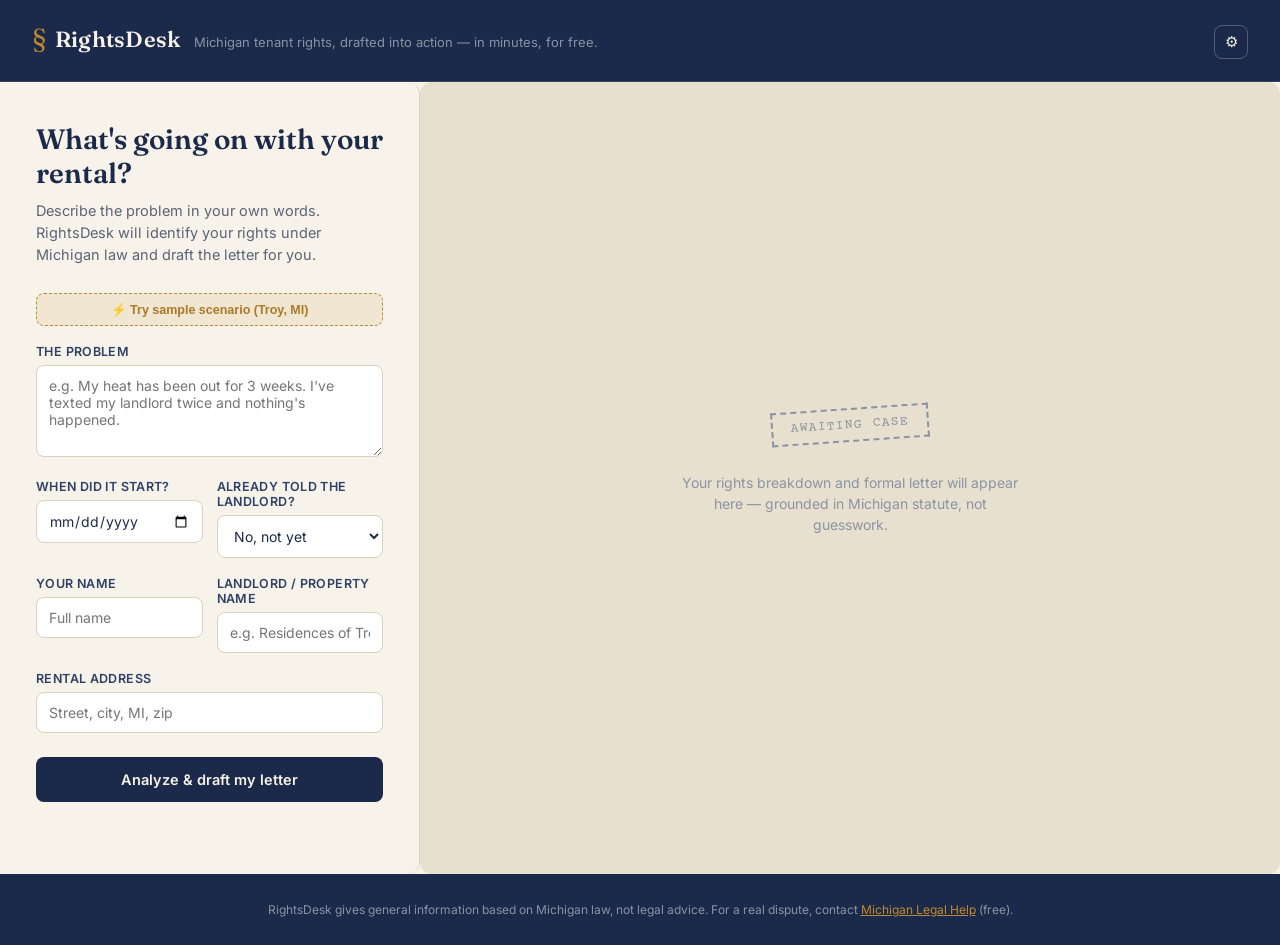
<file: index.html>
<!DOCTYPE html>
<html lang="en">
<head>
<meta charset="UTF-8">
<meta name="viewport" content="width=device-width, initial-scale=1.0">
<title>RightsDesk — Know your rights. Send the letter.</title>
<link rel="preconnect" href="https://fonts.googleapis.com">
<link href="https://fonts.googleapis.com/css2?family=Fraunces:opsz,wght@9..144,400;9..144,500;9..144,600&family=Inter:wght@400;500;600;700&family=Courier+Prime&display=swap" rel="stylesheet">
<link rel="stylesheet" href="style.css">
</head>
<body>

<header class="topbar">
  <div class="brand">
    <span class="brand-mark">§</span>
    <span class="brand-name">RightsDesk</span>
  </div>
  <div class="brand-sub">Michigan tenant rights, drafted into action — in minutes, for free.</div>
  <button id="settingsBtn" class="settings-btn" title="API Key settings">⚙</button>
</header>

<div id="settingsPanel" class="settings-panel hidden">
  <label for="apiKeyInput">Local dev key (only for testing on your own machine)</label>
  <input type="password" id="apiKeyInput" placeholder="Paste a free key from aistudio.google.com/apikey">
  <button id="saveKeyBtn">Save</button>
  <p class="settings-note">Leave empty on the real deployed site — visitors don't need a key, the server handles it. Only fill this in for local testing in VS Code.</p>
</div>

<main class="workspace">

  <!-- LEFT: intake -->
  <section class="intake" aria-label="Describe your situation">
    <h1>What's going on with your rental?</h1>
    <p class="lede">Describe the problem in your own words. RightsDesk will identify your rights under Michigan law and draft the letter for you.</p>

<form id="intakeForm">
      <div class="demo-bar">
        <button type="button" id="demoBtn" class="demo-btn">⚡ Try sample scenario (Troy, MI)</button>
      </div>

      <div class="field">
        <label for="issue">The problem</label>
        <textarea id="issue" rows="4" placeholder="e.g. My heat has been out for 3 weeks. I've texted my landlord twice and nothing's happened." required></textarea>
      </div>      <div class="field-row">
        <div class="field">
          <label for="startDate">When did it start?</label>
          <input type="date" id="startDate">
        </div>
        <div class="field">
          <label for="notifiedBefore">Already told the landlord?</label>
          <select id="notifiedBefore">
            <option value="no">No, not yet</option>
            <option value="verbal">Yes, verbally / by text</option>
            <option value="written">Yes, in writing already</option>
          </select>
        </div>
      </div>

      <div class="field-row">
        <div class="field">
          <label for="tenantName">Your name</label>
          <input type="text" id="tenantName" placeholder="Full name">
        </div>
        <div class="field">
          <label for="landlordName">Landlord / property name</label>
          <input type="text" id="landlordName" placeholder="e.g. Residences of Troy Apartments">
        </div>
      </div>

      <div class="field">
        <label for="address">Rental address</label>
        <input type="text" id="address" placeholder="Street, city, MI, zip">
      </div>

      <button type="submit" id="analyzeBtn" class="primary-btn">
        <span class="btn-label">Analyze &amp; draft my letter</span>
      </button>
    </form>

    <div id="statusLine" class="status-line" aria-live="polite"></div>
  </section>

  <!-- RIGHT: result -->
  <section class="result" aria-label="Your rights and drafted letter">

    <div id="emptyState" class="empty-state">
      <div class="stamp-empty">AWAITING CASE</div>
      <p>Your rights breakdown and formal letter will appear here — grounded in Michigan statute, not guesswork.</p>
    </div>

    <div id="resultContent" class="result-content hidden">

      <div class="rights-box">
        <h2>Your rights, in plain English</h2>
        <div id="rightsExplanation"></div>
      </div>

      <div class="letter-wrap">
        <div class="stamp" id="letterStamp">DRAFT</div>
        <div class="letter-paper" id="letterPaper">
          <div class="letter-body" id="letterBody"></div>
        </div>
      </div>

      <div class="actions">
        <button id="copyBtn" class="secondary-btn">Copy letter</button>
        <button id="printBtn" class="secondary-btn">🖨️ Print / Save PDF</button>
        <button id="emailBtn" class="secondary-btn">Open as email</button>
      </div>

      <div class="escalation-box" id="escalationBox">
        <h2>If this doesn't get fixed</h2>
        <div id="escalationSteps"></div>
      </div>
    </div>
  </section>

</main>

<footer class="footer">
  <p>RightsDesk gives general information based on Michigan law, not legal advice. For a real dispute, contact <a href="https://michiganlegalhelp.org" target="_blank" rel="noopener">Michigan Legal Help</a> (free).</p>
</footer>

<script src="app.js"></script>
</body>
</html>
</file>
<file: style.css>
:root {
  --ink: #1B2A4A;
  --ink-soft: #2E4066;
  --paper: #F7F3EA;
  --paper-shadow: #E8E0CE;
  --brass: #C08A2E;
  --brass-dim: #A97A28;
  --alert: #B4432F;
  --slate: #5B6474;
  --slate-light: #8A93A3;
  --line: #D9D2C0;

  --serif: 'Fraunces', Georgia, serif;
  --sans: 'Inter', -apple-system, sans-serif;
  --mono: 'Courier Prime', 'Courier New', monospace;
}

* { box-sizing: border-box; }

html, body {
  margin: 0;
  padding: 0;
  background: var(--ink);
  color: var(--ink);
  font-family: var(--sans);
}

/* ---------- Topbar ---------- */

.topbar {
  display: flex;
  align-items: baseline;
  gap: 14px;
  padding: 22px 32px;
  background: var(--ink);
  color: var(--paper);
  border-bottom: 1px solid rgba(247,243,234,0.12);
  position: relative;
}

.brand { display: flex; align-items: baseline; gap: 8px; }

.brand-mark {
  font-family: var(--serif);
  font-size: 26px;
  color: var(--brass);
}

.brand-name {
  font-family: var(--serif);
  font-weight: 600;
  font-size: 22px;
  letter-spacing: 0.01em;
}

.brand-sub {
  font-size: 13px;
  color: var(--slate-light);
  font-weight: 400;
}

.settings-btn {
  margin-left: auto;
  background: none;
  border: 1px solid rgba(247,243,234,0.25);
  color: var(--paper);
  border-radius: 50%;
  width: 34px;
  height: 34px;
  cursor: pointer;
  font-size: 15px;
}
.settings-btn:hover { border-color: var(--brass); color: var(--brass); }

.settings-panel {
  position: absolute;
  top: 68px;
  right: 32px;
  background: var(--paper);
  padding: 18px 20px;
  border-radius: 4px;
  box-shadow: 0 12px 30px rgba(0,0,0,0.35);
  z-index: 20;
  width: 300px;
}
.settings-panel.hidden { display: none; }
.settings-panel label { display: block; font-size: 12.5px; color: var(--slate); margin-bottom: 8px; }
.settings-panel a { color: var(--brass-dim); }
.settings-panel input {
  width: 100%;
  padding: 9px 10px;
  border: 1px solid var(--line);
  border-radius: 3px;
  font-family: var(--sans);
  margin-bottom: 10px;
}
.settings-panel button {
  background: var(--ink);
  color: var(--paper);
  border: none;
  padding: 8px 16px;
  border-radius: 3px;
  cursor: pointer;
  font-size: 13px;
}
.settings-note { font-size: 11px; color: var(--slate-light); margin: 10px 0 0; }

/* ---------- Workspace ---------- */

.workspace {
  display: grid;
  grid-template-columns: 420px 1fr;
  min-height: calc(100vh - 140px);
  background: var(--paper);
}

@media (max-width: 900px) {
  .workspace { grid-template-columns: 1fr; }
}

.intake {
  padding: 40px 36px;
  border-right: 1px solid var(--line);
  background: var(--paper);
}

.intake h1 {
  font-family: var(--serif);
  font-size: 28px;
  font-weight: 600;
  margin: 0 0 10px;
  color: var(--ink);
}

.lede {
  color: var(--slate);
  font-size: 14.5px;
  line-height: 1.5;
  margin: 0 0 28px;
}

.field { margin-bottom: 18px; }
.field-row { display: flex; gap: 14px; }
.field-row .field { flex: 1; }

label {
  display: block;
  font-size: 12.5px;
  font-weight: 600;
  color: var(--ink-soft);
  margin-bottom: 6px;
  text-transform: uppercase;
  letter-spacing: 0.03em;
}

textarea, input[type=text], input[type=date], select {
  width: 100%;
  padding: 11px 12px;
  border: 1px solid var(--line);
  border-radius: 3px;
  background: #fff;
  font-family: var(--sans);
  font-size: 14px;
  color: var(--ink);
}

textarea:focus, input:focus, select:focus {
  outline: none;
  border-color: var(--brass);
  box-shadow: 0 0 0 3px rgba(192,138,46,0.15);
}

.primary-btn {
  width: 100%;
  background: var(--ink);
  color: var(--paper);
  border: none;
  padding: 14px 18px;
  border-radius: 3px;
  font-family: var(--sans);
  font-weight: 600;
  font-size: 14.5px;
  cursor: pointer;
  margin-top: 6px;
  transition: background 0.15s;
}
.primary-btn:hover { background: var(--ink-soft); }
.primary-btn:disabled { opacity: 0.55; cursor: wait; }

.status-line {
  margin-top: 14px;
  font-size: 13px;
  color: var(--brass-dim);
  min-height: 18px;
}

/* ---------- Result ---------- */

.result {
  padding: 40px 44px;
  background: var(--paper-shadow);
  overflow-y: auto;
}

.empty-state {
  height: 100%;
  display: flex;
  flex-direction: column;
  align-items: center;
  justify-content: center;
  text-align: center;
  color: var(--slate-light);
  gap: 16px;
  padding: 40px;
}

.stamp-empty {
  font-family: var(--mono);
  border: 2px dashed var(--slate-light);
  color: var(--slate-light);
  padding: 8px 18px;
  transform: rotate(-4deg);
  font-size: 13px;
  letter-spacing: 0.08em;
}

.empty-state p { max-width: 340px; font-size: 14px; line-height: 1.5; }

.result-content.hidden, .empty-state.hidden { display: none; }

.rights-box {
  background: #fff;
  border: 1px solid var(--line);
  border-left: 4px solid var(--brass);
  padding: 22px 26px;
  border-radius: 4px;
  margin-bottom: 28px;
}

.rights-box h2, .escalation-box h2 {
  font-family: var(--serif);
  font-size: 17px;
  margin: 0 0 12px;
  color: var(--ink);
}

#rightsExplanation ul { margin: 0; padding-left: 20px; }
#rightsExplanation li { margin-bottom: 8px; font-size: 14px; line-height: 1.55; color: var(--ink-soft); }
#rightsExplanation .statute-tag {
  font-family: var(--mono);
  font-size: 11px;
  color: var(--brass-dim);
  background: rgba(192,138,46,0.1);
  padding: 1px 6px;
  border-radius: 3px;
  margin-left: 6px;
}

/* ---------- Letter (signature element) ---------- */

.letter-wrap {
  position: relative;
  margin-bottom: 28px;
}

.stamp {
  position: absolute;
  top: 22px;
  right: 30px;
  font-family: var(--mono);
  font-weight: 700;
  font-size: 13px;
  letter-spacing: 0.12em;
  color: var(--alert);
  border: 2.5px solid var(--alert);
  padding: 5px 12px;
  transform: rotate(6deg);
  border-radius: 3px;
  opacity: 0.85;
  transition: all 0.4s ease;
}
.stamp.ready {
  color: var(--brass-dim);
  border-color: var(--brass-dim);
  transform: rotate(-4deg);
}

.letter-paper {
  background: #fff;
  border: 1px solid var(--line);
  border-radius: 2px;
  box-shadow: 0 8px 24px rgba(27,42,74,0.12);
  padding: 48px 44px;
  min-height: 320px;
}

.letter-body {
  font-family: var(--mono);
  font-size: 13.5px;
  line-height: 1.85;
  color: #23262b;
  white-space: pre-wrap;
}

.actions {
  display: flex;
  gap: 10px;
  margin-bottom: 28px;
}

.secondary-btn {
  background: #fff;
  border: 1px solid var(--ink);
  color: var(--ink);
  padding: 10px 18px;
  border-radius: 3px;
  font-family: var(--sans);
  font-weight: 600;
  font-size: 13.5px;
  cursor: pointer;
}
.secondary-btn:hover { background: var(--ink); color: var(--paper); }

.escalation-box {
  background: #fff;
  border: 1px solid var(--line);
  padding: 22px 26px;
  border-radius: 4px;
}

.escalation-step {
  display: flex;
  gap: 14px;
  padding: 12px 0;
  border-bottom: 1px solid var(--line);
}
.escalation-step:last-child { border-bottom: none; }

.escalation-num {
  font-family: var(--serif);
  font-weight: 600;
  color: var(--brass);
  font-size: 20px;
  min-width: 26px;
}

.escalation-text strong { display: block; font-size: 14px; color: var(--ink); margin-bottom: 3px; }
.escalation-text span { font-size: 13px; color: var(--slate); line-height: 1.5; }

.footer {
  background: var(--ink);
  color: var(--slate-light);
  text-align: center;
  padding: 16px;
  font-size: 12px;
}
.footer a { color: var(--brass); }
/* Demo scenario button */
.demo-bar {
  margin-bottom: 18px;
}

.demo-btn {
  background: rgba(192, 138, 46, 0.12);
  color: var(--brass-dim);
  border: 1px dashed var(--brass);
  padding: 8px 12px;
  border-radius: 4px;
  font-size: 12.5px;
  font-weight: 600;
  cursor: pointer;
  width: 100%;
  text-align: center;
  transition: all 0.15s ease;
}

.demo-btn:hover {
  background: rgba(192, 138, 46, 0.22);
}

/* Print styling so only the letter prints cleanly */
@media print {
  body * {
    visibility: hidden;
  }
  .letter-paper, .letter-paper * {
    visibility: visible;
  }
  .letter-paper {
    position: absolute;
    left: 0;
    top: 0;
    width: 100%;
    box-shadow: none;
    border: none;
  }
}
/* --- Sleek Rounded Corners Override --- */

/* Main Containers & Cards */
.intake, 
.result, 
.settings-panel,
.letter-paper {
  border-radius: 12px !important;
}

/* Form Inputs, Textareas, and Select Dropdowns */
input, 
textarea, 
select {
  border-radius: 8px !important;
}

/* All Buttons */
button,
.demo-btn,
.secondary-btn,
.primary-btn {
  border-radius: 8px !important;
}
/* --- PRINT STYLING --- */
/* --- PRINT STYLING --- */
@media print {
  /* Hide page elements during print */
  body {
    background: #ffffff !important;
    color: #000000 !important;
  }

  .topbar, 
  .intake, 
  .rights-container, 
  .escalation-container, 
  .action-buttons, 
  .letter-stamp, 
  .empty-state, 
  footer, 
  .settings-panel, 
  .demo-btn {
    display: none !important;
  }

  /* Force the letter paper to show up clean and full-page */
  .result, 
  .result-content, 
  .letter-container, 
  .letter-paper, 
  .letter-body {
    display: block !important;
    visibility: visible !important;
    box-shadow: none !important;
    border: none !important;
    background: #ffffff !important;
    color: #000000 !important;
    padding: 0 !important;
    margin: 0 !important;
    width: 100% !important;
  }
}
</file>
